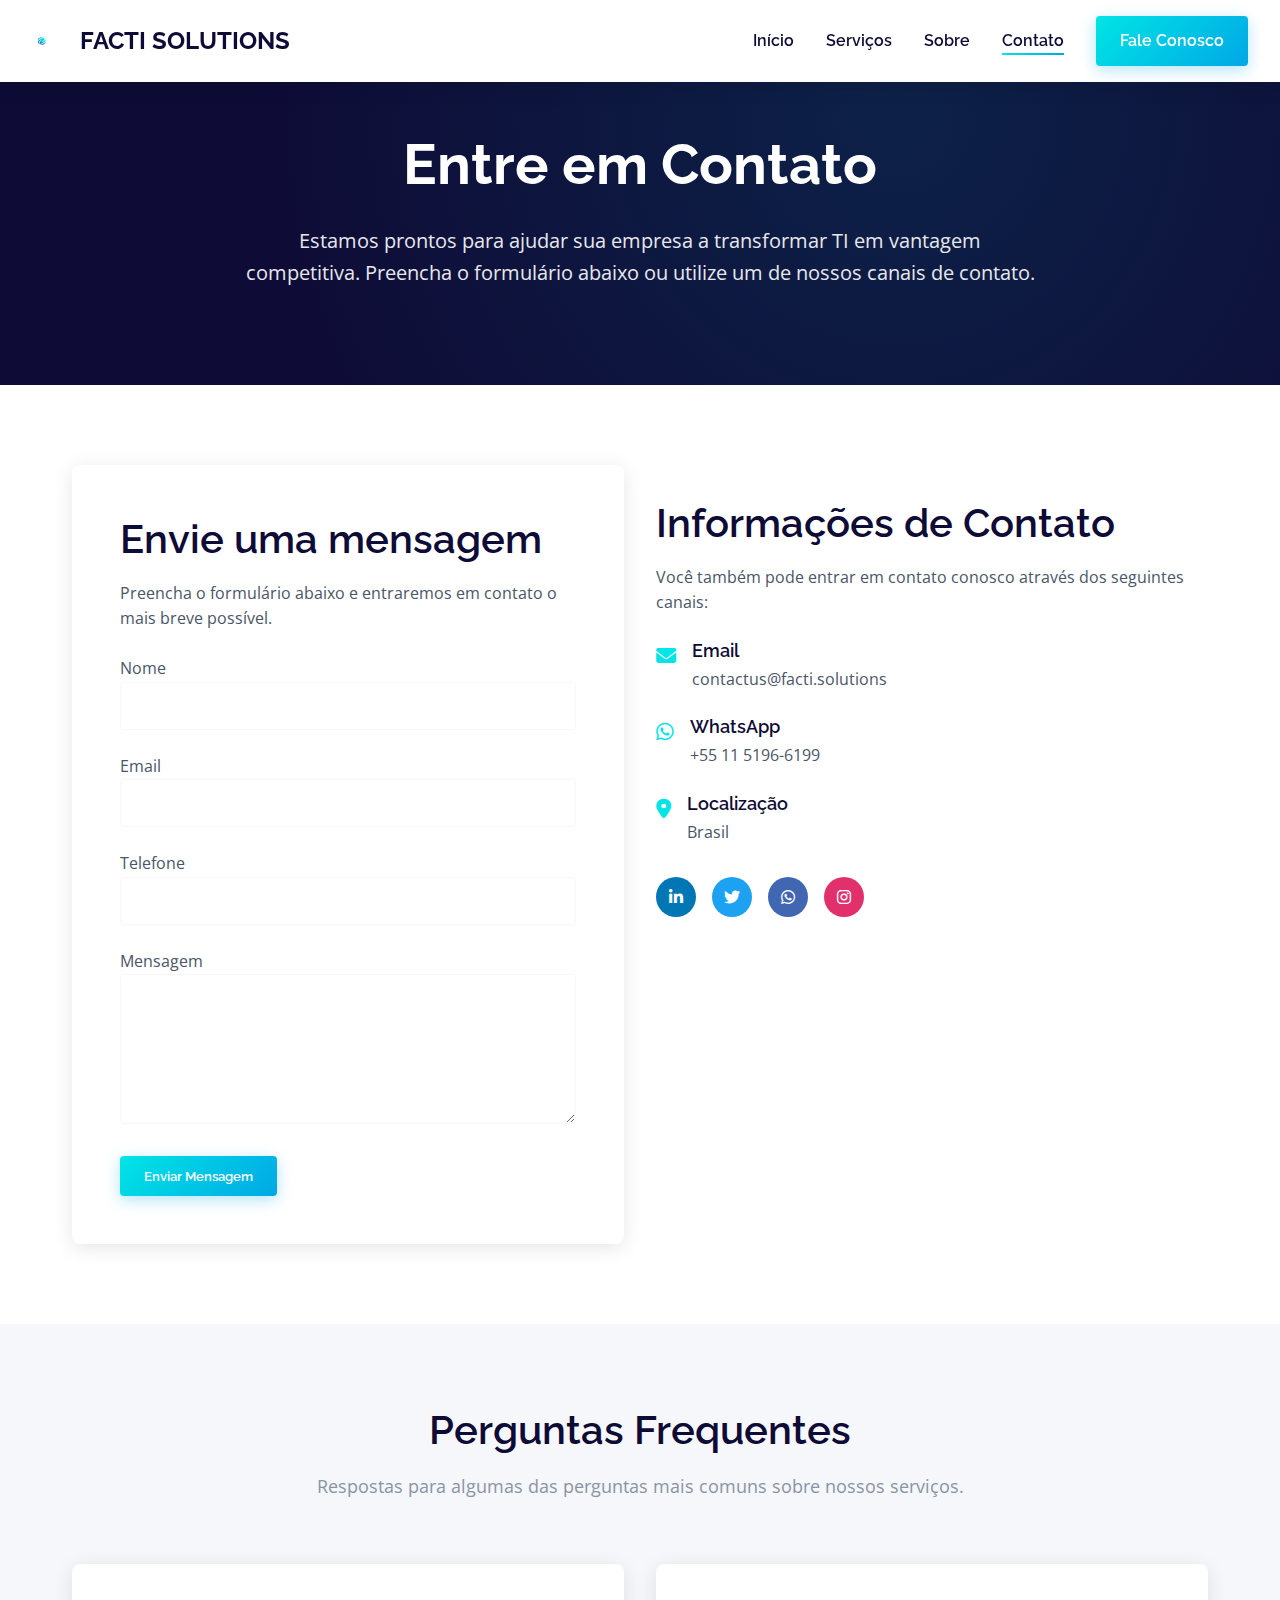
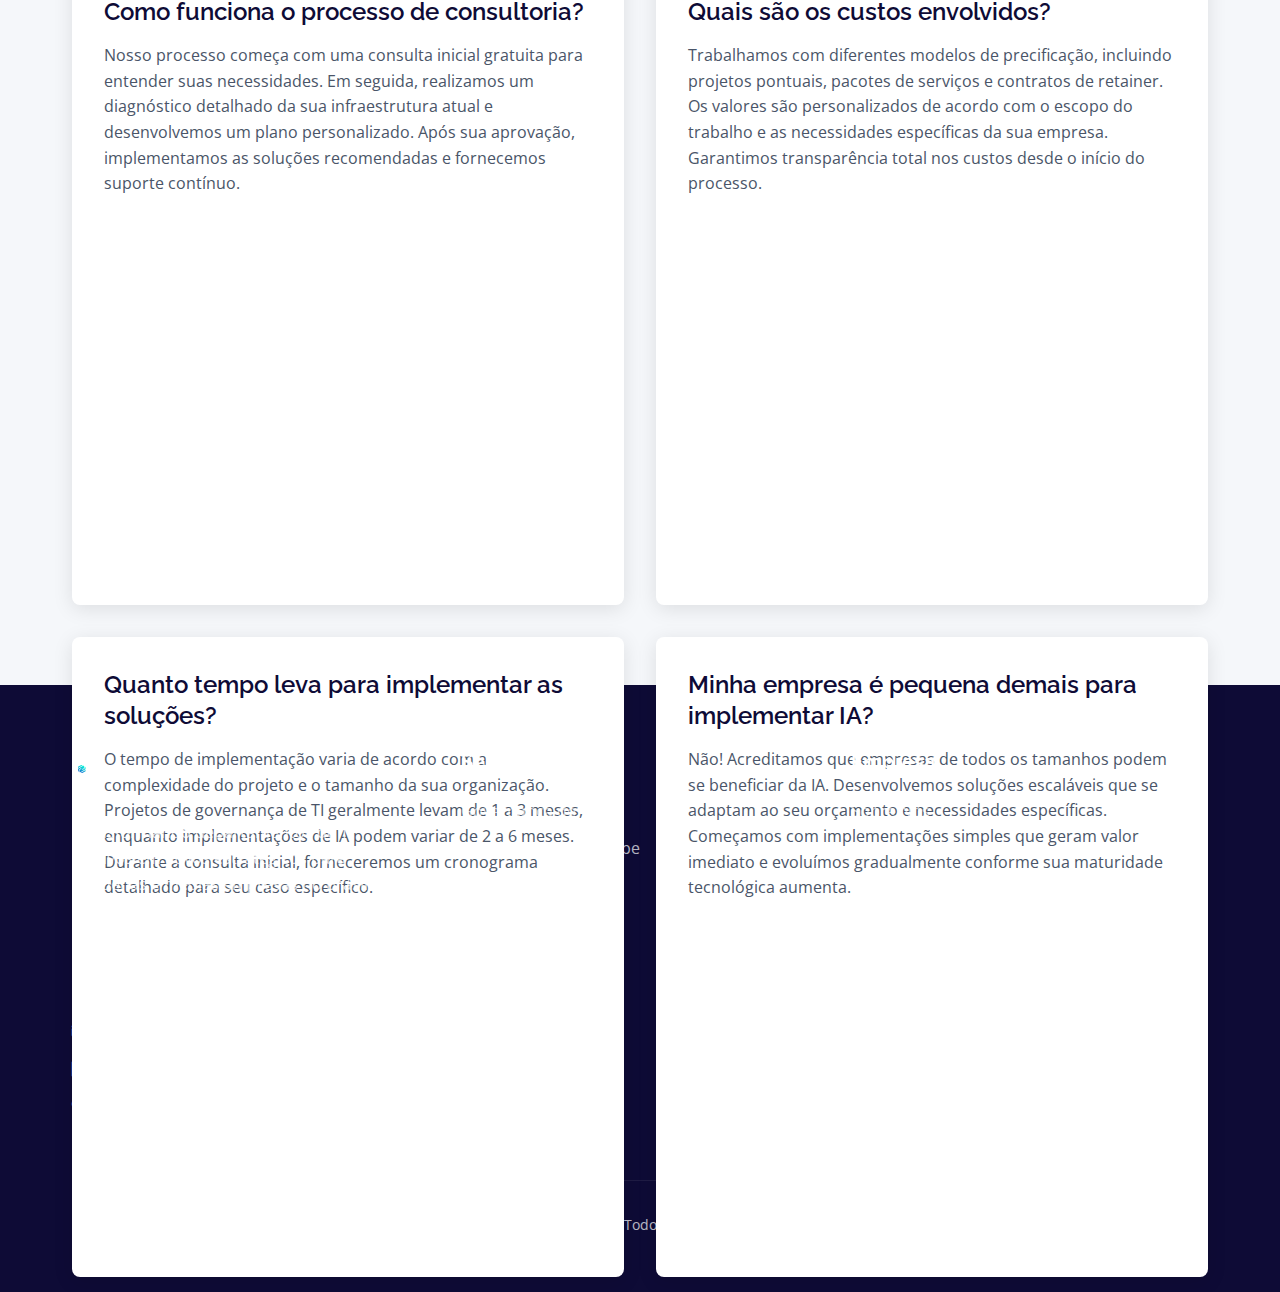
<file: contato.html>
<!DOCTYPE html>
<html lang="pt-BR">
<head>
    <meta charset="UTF-8">
    <meta name="viewport" content="width=device-width, initial-scale=1.0">
    <title>Contato | FACTI Solutions</title>
    <meta name="description" content="Entre em contato com a FACTI Solutions para consultoria em governança de TI, infraestrutura e implementação de IA para seu negócio.">
    
    <!-- Favicon -->
    <link rel="icon" type="image/png" href="images/logo.png">
    
    <!-- CSS -->
    <link rel="stylesheet" href="css/styles.css">
    
    <!-- Font Awesome -->
    <link rel="stylesheet" href="https://cdnjs.cloudflare.com/ajax/libs/font-awesome/6.4.0/css/all.min.css">
</head>
<body>
    <!-- Header -->
    <header class="header">
        <div class="header-container">
            <a href="index.html" class="logo">
                <img src="images/logo.svg" alt="FACTI Solutions Logo">
                <span class="logo-text">FACTI SOLUTIONS</span>
            </a>
            
            <nav class="nav">
                <ul class="nav-list">
                    <li class="nav-item"><a href="index.html" class="nav-link">Início</a></li>
                    <li class="nav-item"><a href="servicos.html" class="nav-link">Serviços</a></li>
                    <li class="nav-item"><a href="sobre.html" class="nav-link">Sobre</a></li>
                    <li class="nav-item"><a href="contato.html" class="nav-link active">Contato</a></li>
                </ul>
                
                <a href="contato.html" class="btn btn-primary nav-cta">Fale Conosco</a>
                
                <button class="mobile-nav-toggle">
                    <i class="fas fa-bars"></i>
                </button>
            </nav>
        </div>
    </header>

    <!-- Page Header -->
    <section class="hero section" style="padding: 8rem 0 4rem;">
        <div class="container">
            <div class="hero-content" style="text-align: center; max-width: 800px; margin: 0 auto;">
                <h1 class="hero-title">Entre em Contato</h1>
                <p class="hero-subtitle">Estamos prontos para ajudar sua empresa a transformar TI em vantagem competitiva. Preencha o formulário abaixo ou utilize um de nossos canais de contato.</p>
            </div>
        </div>
    </section>

    <!-- Contact Section -->
    <section class="section">
        <div class="container">
            <div class="row">
                <div class="col-2">
                    <div class="contact-form">
                        <h2>Envie uma mensagem</h2>
                        <p>Preencha o formulário abaixo e entraremos em contato o mais breve possível.</p>
                        
                        <form action="https://formspree.io/f/xgvajyea" method="POST" id="contact-form">
                            <div class="form-group">
                              <label for="name">Nome</label>
                              <input type="text" id="name" name="Name" class="form-control" required>
                            </div>
                            
                            <div class="form-group">
                              <label for="email">Email</label>
                              <input type="email" id="email" name="Email" class="form-control" required>
                            </div>
                            
                            <div class="form-group">
                              <label for="phone">Telefone</label>
                              <input type="tel" id="phone" name="Phone" class="form-control" required>
                            </div>
                            
                            <div class="form-group">
                              <label for="message">Mensagem</label>
                              <textarea id="message" name="message" rows="5" class="form-control" required></textarea>
                            </div>
                            
                            <!-- Campo oculto para proteção contra spam -->
                            <input type="text" name="_gotcha" style="display:none">
                            
                            <!-- Campo oculto para definir o assunto do email -->
                            <input type="hidden" name="_subject" value="Novo contato do site FACTI Solutions">
                            
                            <!-- Campo oculto para redirecionamento após envio -->
                            <input type="hidden" name="_next" value="https://facti.solutions/obrigado.html">
                            
                            <button type="submit" class="btn btn-primary">Enviar Mensagem</button>
                          </form>
                    </div>
                </div>
                
                <div class="col-2">
                    <div class="contact-info">
                        <h2>Informações de Contato</h2>
                        <p>Você também pode entrar em contato conosco através dos seguintes canais:</p>
                        
                        <div class="contact-item">
                            <div class="contact-icon">
                                <i class="fas fa-envelope"></i>
                            </div>
                            <div class="contact-text">
                                <h4>Email</h4>
                                <p>contactus@facti.solutions</p>
                            </div>
                        </div>
                        
                        <div class="contact-item">
                            <div class="contact-icon">
                                <i class="fab fa-whatsapp"></i>
                            </div>
                            <div class="contact-text">
                                <h4>WhatsApp</h4>
                                <p>+55 11 5196-6199</p>
                            </div>
                        </div>
                        
                        <div class="contact-item">
                            <div class="contact-icon">
                                <i class="fas fa-map-marker-alt"></i>
                            </div>
                            <div class="contact-text">
                                <h4>Localização</h4>
                                <p>Brasil</p>
                            </div>
                        </div>
                        
                        <div class="social-links" style="margin-top: 2rem;">
                            <a href="http://linkedin.com/company/facti-solutions" class="social-link" style="background-color: #0077B5;"><i class="fab fa-linkedin-in"></i></a>
                            <a href="#" class="social-link" style="background-color: #1DA1F2;"><i class="fab fa-twitter"></i></a>
                            <a href="https://wa.me/551151966199" class="social-link" style="background-color: #4267B2;"><i class="fab fa-whatsapp"></i></a>
                            <a href="#" class="social-link" style="background-color: #E1306C;"><i class="fab fa-instagram"></i></a>
                        </div>
                    </div>
                </div>
            </div>
        </div>
    </section>

    <!-- FAQ Section -->
    <section class="section" style="background-color: var(--light-gray);">
        <div class="container">
            <div class="section-header">
                <h2 class="section-title">Perguntas Frequentes</h2>
                <p class="section-subtitle">Respostas para algumas das perguntas mais comuns sobre nossos serviços.</p>
            </div>
            
            <div class="row">
                <div class="col-2">
                    <div class="service-card">
                        <h3 class="service-title">Como funciona o processo de consultoria?</h3>
                        <p class="service-description">Nosso processo começa com uma consulta inicial gratuita para entender suas necessidades. Em seguida, realizamos um diagnóstico detalhado da sua infraestrutura atual e desenvolvemos um plano personalizado. Após sua aprovação, implementamos as soluções recomendadas e fornecemos suporte contínuo.</p>
                    </div>
                    
                    <div class="service-card" style="margin-top: 2rem;">
                        <h3 class="service-title">Quanto tempo leva para implementar as soluções?</h3>
                        <p class="service-description">O tempo de implementação varia de acordo com a complexidade do projeto e o tamanho da sua organização. Projetos de governança de TI geralmente levam de 1 a 3 meses, enquanto implementações de IA podem variar de 2 a 6 meses. Durante a consulta inicial, forneceremos um cronograma detalhado para seu caso específico.</p>
                    </div>
                </div>
                
                <div class="col-2">
                    <div class="service-card">
                        <h3 class="service-title">Quais são os custos envolvidos?</h3>
                        <p class="service-description">Trabalhamos com diferentes modelos de precificação, incluindo projetos pontuais, pacotes de serviços e contratos de retainer. Os valores são personalizados de acordo com o escopo do trabalho e as necessidades específicas da sua empresa. Garantimos transparência total nos custos desde o início do processo.</p>
                    </div>
                    
                    <div class="service-card" style="margin-top: 2rem;">
                        <h3 class="service-title">Minha empresa é pequena demais para implementar IA?</h3>
                        <p class="service-description">Não! Acreditamos que empresas de todos os tamanhos podem se beneficiar da IA. Desenvolvemos soluções escaláveis que se adaptam ao seu orçamento e necessidades específicas. Começamos com implementações simples que geram valor imediato e evoluímos gradualmente conforme sua maturidade tecnológica aumenta.</p>
                    </div>
                </div>
            </div>
        </div>
    </section>

    <!-- Footer -->
    <footer class="footer">
        <div class="container">
            <div class="row">
                <div class="col-3">
                    <div class="footer-logo">
                        <img src="images/logo.svg" alt="FACTI Solutions Logo">
                    </div>
                    <p class="footer-text">Transformando departamentos de TI reativos em ativos estratégicos para pequenas e médias empresas no Brasil.</p>
                    
                    <div class="social-links">
                        <a href="http://linkedin.com/company/facti-solutions" class="social-link"><i class="fab fa-linkedin-in"></i></a>
                        <a href="#" class="social-link"><i class="fab fa-twitter"></i></a>
                        <a href="https://wa.me/551151966199" class="social-link"><i class="fab fa-whatsapp"></i></a>
                        <a href="https://www.instagram.com/facti.solutions/" class="social-link"><i class="fab fa-instagram"></i></a>
                    </div>
                </div>
                
                <div class="col-3">
                    <h3 class="footer-title">Serviços</h3>
                    <ul class="footer-links">
                        <li class="footer-link"><a href="servicos.html#governanca">Governança de TI</a></li>
                        <li class="footer-link"><a href="servicos.html#infraestrutura">Infraestrutura & Equipe</a></li>
                        <li class="footer-link"><a href="servicos.html#ia">Consultoria em IA</a></li>
                    </ul>
                </div>
                
                <div class="col-3">
                    <h3 class="footer-title">Empresa</h3>
                    <ul class="footer-links">
                        <li class="footer-link"><a href="sobre.html">Sobre Nós</a></li>
                        <li class="footer-link"><a href="contato.html">Contato</a></li>
                        <li class="footer-link"><a href="#">Blog</a></li>
                    </ul>
                </div>
                
                <div class="col-3">
                    <h3 class="footer-title">Contato</h3>
                    <ul class="footer-links">
                        <li class="footer-link"><i class="fas fa-envelope"></i> contactus@facti.solutions</li>
                        <li class="footer-link"><i class="fas fa-whatsapp"></i> +55 11 5196-6199</li>
                        <li class="footer-link"><i class="fas fa-map-marker-alt"></i> Brasil</li>
                    </ul>
                </div>
            </div>
            
            <div class="footer-bottom">
                <p>&copy; 2025 FACTI Solutions. Todos os direitos reservados.</p>
            </div>
        </div>
    </footer>

    <!-- JavaScript -->
    <script src="js/main.js"></script>
</body>
</html>
</file>
<file: css/styles.css>
/* FACTI Solutions Website Styles */

/* Import Fonts */
@import url('https://fonts.googleapis.com/css2?family=Raleway:wght@300;400;500;600;700&family=Open+Sans:wght@300;400;600&display=swap');

/* Variables */
:root {
  --dark-blue: #0E0B36;
  --turquoise: #00E5E5;
  --medium-blue: #00A8E5;
  --gradient-blue: linear-gradient(135deg, var(--turquoise), var(--medium-blue));
  --white: #FFFFFF;
  --light-gray: #F5F7FA;
  --medium-gray: #8A94A6;
  --dark-gray: #4A5568;
  --black: #000000;
  --box-shadow: 0 4px 20px rgba(0, 0, 0, 0.1);
  --transition: all 0.3s ease;
}

/* Reset */
*, *::before, *::after {
  margin: 0;
  padding: 0;
  box-sizing: border-box;
}

html {
  scroll-behavior: smooth;
}

body {
  font-family: 'Open Sans', sans-serif;
  font-size: 16px;
  line-height: 1.6;
  color: var(--dark-gray);
  background-color: var(--white);
  overflow-x: hidden;
}

/* Typography */
h1, h2, h3, h4, h5, h6 {
  font-family: 'Raleway', sans-serif;
  font-weight: 600;
  line-height: 1.3;
  margin-bottom: 1rem;
  color: var(--dark-blue);
}

h1 {
  font-size: 3.5rem;
  font-weight: 700;
}

h2 {
  font-size: 2.5rem;
}

h3 {
  font-size: 1.75rem;
}

h4 {
  font-size: 1.5rem;
}

p {
  margin-bottom: 1.5rem;
}

a {
  color: var(--medium-blue);
  text-decoration: none;
  transition: var(--transition);
}

a:hover {
  color: var(--turquoise);
}

.text-gradient {
  background: var(--gradient-blue);
  -webkit-background-clip: text;
  background-clip: text;
  -webkit-text-fill-color: transparent;
  display: inline-block;
}

/* Layout */
.container {
  width: 100%;
  max-width: 1200px;
  margin: 0 auto;
  padding: 0 2rem;
}

.section {
  padding: 5rem 0;
}

.section-sm {
  padding: 3rem 0;
}

.section-lg {
  padding: 8rem 0;
}

/* Grid */
.row {
  display: flex;
  flex-wrap: wrap;
  margin: 0 -1rem;
}

.col {
  flex: 1;
  padding: 0 1rem;
}

/* For two columns */
.col-2 {
  flex: 0 0 50%;
  max-width: 50%;
  padding: 0 1rem;
}

/* For three columns */
.col-3 {
  flex: 0 0 33.333333%;
  max-width: 33.333333%;
  padding: 0 1rem;
}

/* For four columns */
.col-4 {
  flex: 0 0 25%;
  max-width: 25%;
  padding: 0 1rem;
}

/* Header */
.header {
  position: fixed;
  top: 0;
  left: 0;
  width: 100%;
  z-index: 1000;
  background-color: var(--white);
  box-shadow: var(--box-shadow);
  transition: var(--transition);
}

.header-container {
  display: flex;
  justify-content: space-between;
  align-items: center;
  padding: 1rem 2rem;
}

.logo {
  display: flex;
  align-items: center;
}

.logo img {
  height: 40px;
  margin-right: 0.5rem;
}

.logo-text {
  font-family: 'Raleway', sans-serif;
  font-weight: 700;
  font-size: 1.5rem;
  color: var(--dark-blue);
}

/* Navigation */
.nav {
  display: flex;
  align-items: center;
}

.nav-list {
  display: flex;
  list-style: none;
}

.nav-item {
  margin-left: 2rem;
}

.nav-link {
  font-family: 'Raleway', sans-serif;
  font-weight: 600;
  color: var(--dark-blue);
  position: relative;
}

.nav-link::after {
  content: '';
  position: absolute;
  bottom: -5px;
  left: 0;
  width: 0;
  height: 2px;
  background: var(--gradient-blue);
  transition: var(--transition);
}

.nav-link:hover::after,
.nav-link.active::after {
  width: 100%;
}

.nav-cta {
  margin-left: 2rem;
}

/* Mobile Navigation */
.mobile-nav-toggle {
  display: none;
  background: transparent;
  border: none;
  cursor: pointer;
  font-size: 1.5rem;
  color: var(--dark-blue);
}

/* Hero Section */
.hero {
  position: relative;
  background-color: var(--dark-blue);
  color: var(--white);
  overflow: hidden;
  padding: 10rem 0 6rem;
}

.hero::before {
  content: '';
  position: absolute;
  top: 0;
  left: 0;
  width: 100%;
  height: 100%;
  background: radial-gradient(circle at 70% 30%, rgba(0, 229, 229, 0.1), transparent 70%);
}

.hero-content {
  position: relative;
  z-index: 1;
  max-width: 650px;
}

.hero-title {
  color: var(--white);
  margin-bottom: 1.5rem;
}

.hero-subtitle {
  font-size: 1.25rem;
  margin-bottom: 2rem;
  opacity: 0.9;
}

.hero-cta {
  display: flex;
  gap: 1rem;
  flex-wrap: wrap;
}

.hero-image {
  position: absolute;
  right: -5%;
  bottom: -10%;
  width: 50%;
  max-width: 600px;
  opacity: 0.8;
}

/* Buttons */
.btn {
  display: inline-block;
  padding: 0.75rem 1.5rem;
  border-radius: 4px;
  font-family: 'Raleway', sans-serif;
  font-weight: 600;
  text-align: center;
  cursor: pointer;
  transition: var(--transition);
  border: none;
}

.btn-primary {
  background: var(--gradient-blue);
  color: var(--white);
  box-shadow: 0 4px 15px rgba(0, 168, 229, 0.3);
}

.btn-primary:hover {
  transform: translateY(-3px);
  box-shadow: 0 6px 20px rgba(0, 168, 229, 0.4);
  color: var(--white);
}

.btn-secondary {
  background-color: transparent;
  color: var(--white);
  border: 2px solid var(--turquoise);
}

.btn-secondary:hover {
  background-color: rgba(0, 229, 229, 0.1);
  transform: translateY(-3px);
  color: var(--white);
}

.btn-dark {
  background-color: var(--dark-blue);
  color: var(--white);
}

.btn-dark:hover {
  background-color: #1a1750;
  transform: translateY(-3px);
  color: var(--white);
}

/* Services Section */
.services {
  background-color: var(--light-gray);
}

.section-header {
  text-align: center;
  margin-bottom: 4rem;
}

.section-title {
  margin-bottom: 1rem;
}

.section-subtitle {
  font-size: 1.1rem;
  max-width: 700px;
  margin: 0 auto;
  color: var(--medium-gray);
}

.service-card {
  background-color: var(--white);
  border-radius: 8px;
  padding: 2rem;
  box-shadow: var(--box-shadow);
  height: 100%;
  transition: var(--transition);
}

.service-card:hover {
  transform: translateY(-10px);
  box-shadow: 0 10px 30px rgba(0, 0, 0, 0.15);
}

.service-icon {
  width: 60px;
  height: 60px;
  margin-bottom: 1.5rem;
  color: var(--turquoise);
}

.service-title {
  margin-bottom: 1rem;
  font-size: 1.5rem;
}

.service-description {
  color: var(--dark-gray);
}

/* About Section */
.about {
  position: relative;
  overflow: hidden;
}

.about-image {
  border-radius: 8px;
  overflow: hidden;
  box-shadow: var(--box-shadow);
}

.about-image img {
  width: 100%;
  height: auto;
  display: block;
}

.about-content {
  padding: 2rem 0;
}

.about-title {
  margin-bottom: 1.5rem;
}

.about-text {
  margin-bottom: 2rem;
}

.about-features {
  display: grid;
  grid-template-columns: repeat(auto-fit, minmax(200px, 1fr));
  gap: 1.5rem;
  margin-bottom: 2rem;
}

.feature-item {
  display: flex;
  align-items: flex-start;
}

.feature-icon {
  color: var(--turquoise);
  margin-right: 0.75rem;
  font-size: 1.25rem;
}

/* AI Section */
.ai-section {
  background-color: var(--dark-blue);
  color: var(--white);
  position: relative;
  overflow: hidden;
}

.ai-section::before {
  content: '';
  position: absolute;
  top: 0;
  right: 0;
  width: 100%;
  height: 100%;
  background: radial-gradient(circle at 30% 70%, rgba(0, 229, 229, 0.1), transparent 70%);
}

.ai-content {
  position: relative;
  z-index: 1;
}

.ai-title {
  color: var(--white);
}

.ai-subtitle {
  opacity: 0.9;
  margin-bottom: 2rem;
}

.ai-features {
  display: grid;
  grid-template-columns: repeat(auto-fit, minmax(250px, 1fr));
  gap: 2rem;
}

.ai-feature {
  background-color: rgba(255, 255, 255, 0.05);
  border-radius: 8px;
  padding: 1.5rem;
  transition: var(--transition);
}

.ai-feature:hover {
  background-color: rgba(255, 255, 255, 0.1);
  transform: translateY(-5px);
}

.ai-feature-title {
  color: var(--turquoise);
  margin-bottom: 1rem;
  font-size: 1.25rem;
}

.ai-feature-text {
  color: rgba(255, 255, 255, 0.8);
}

/* Testimonials */
.testimonials {
  background-color: var(--light-gray);
}

.testimonial-card {
  background-color: var(--white);
  border-radius: 8px;
  padding: 2rem;
  box-shadow: var(--box-shadow);
  margin: 1rem;
}

.testimonial-text {
  font-style: italic;
  margin-bottom: 1.5rem;
}

.testimonial-author {
  display: flex;
  align-items: center;
}

.testimonial-avatar {
  width: 50px;
  height: 50px;
  border-radius: 50%;
  margin-right: 1rem;
  overflow: hidden;
}

.testimonial-avatar img {
  width: 100%;
  height: 100%;
  object-fit: cover;
}

.testimonial-info h4 {
  margin-bottom: 0.25rem;
  font-size: 1.1rem;
}

.testimonial-info p {
  color: var(--medium-gray);
  margin-bottom: 0;
  font-size: 0.9rem;
}

/* Contact Section */
.contact {
  position: relative;
}

.contact-form {
  background-color: var(--white);
  border-radius: 8px;
  padding: 3rem;
  box-shadow: var(--box-shadow);
}

.form-group {
  margin-bottom: 1.5rem;
}

.form-label {
  display: block;
  margin-bottom: 0.5rem;
  font-weight: 600;
  color: var(--dark-blue);
}

.form-control {
  width: 100%;
  padding: 0.75rem 1rem;
  border: 1px solid var(--light-gray);
  border-radius: 4px;
  font-family: 'Open Sans', sans-serif;
  font-size: 1rem;
  transition: var(--transition);
}

.form-control:focus {
  outline: none;
  border-color: var(--medium-blue);
  box-shadow: 0 0 0 3px rgba(0, 168, 229, 0.1);
}

textarea.form-control {
  min-height: 150px;
  resize: vertical;
}

.contact-info {
  padding: 2rem 0;
}

.contact-item {
  display: flex;
  align-items: flex-start;
  margin-bottom: 1.5rem;
}

.contact-icon {
  color: var(--turquoise);
  margin-right: 1rem;
  font-size: 1.25rem;
}

.contact-text h4 {
  margin-bottom: 0.25rem;
  font-size: 1.1rem;
}

.contact-text p {
  margin-bottom: 0;
}

/* Footer */
.footer {
  background-color: var(--dark-blue);
  color: var(--white);
  padding: 4rem 0 2rem;
}

.footer-logo {
  margin-bottom: 1.5rem;
}

.footer-logo img {
  height: 40px;
}

.footer-text {
  max-width: 300px;
  margin-bottom: 2rem;
  opacity: 0.8;
}

.footer-title {
  color: var(--white);
  font-size: 1.25rem;
  margin-bottom: 1.5rem;
}

.footer-links {
  list-style: none;
}

.footer-link {
  margin-bottom: 0.75rem;
}

.footer-link a {
  color: rgba(255, 255, 255, 0.7);
  transition: var(--transition);
}

.footer-link a:hover {
  color: var(--turquoise);
}

.social-links {
  display: flex;
  gap: 1rem;
  margin-top: 1.5rem;
}

.social-link {
  display: flex;
  align-items: center;
  justify-content: center;
  width: 40px;
  height: 40px;
  border-radius: 50%;
  background-color: rgba(255, 255, 255, 0.1);
  color: var(--white);
  transition: var(--transition);
}

.social-link:hover {
  background-color: var(--turquoise);
  color: var(--dark-blue);
  transform: translateY(-3px);
}

.footer-bottom {
  border-top: 1px solid rgba(255, 255, 255, 0.1);
  padding-top: 2rem;
  margin-top: 3rem;
  text-align: center;
  font-size: 0.9rem;
  opacity: 0.7;
}

/* Animations */
.fade-in {
  opacity: 0;
  transform: translateY(20px);
  transition: opacity 0.6s ease, transform 0.6s ease;
}

.fade-in.active {
  opacity: 1;
  transform: translateY(0);
}

/* Responsive */
@media (max-width: 1200px) {
  .container {
    max-width: 960px;
  }
  
  h1 {
    font-size: 3rem;
  }
  
  h2 {
    font-size: 2.25rem;
  }
}

@media (max-width: 992px) {
  .container {
    max-width: 720px;
  }
  
  .col-2, .col-3, .col-4 {
    flex: 0 0 50%;
    max-width: 50%;
    margin-bottom: 2rem;
  }
  
  .hero {
    padding: 8rem 0 5rem;
  }
  
  .hero-image {
    opacity: 0.4;
    right: -20%;
  }
}

@media (max-width: 768px) {
  .container {
    max-width: 540px;
  }
  
  h1 {
    font-size: 2.5rem;
  }
  
  h2 {
    font-size: 2rem;
  }
  
  .nav-list {
    position: fixed;
    top: 70px;
    left: 0;
    width: 100%;
    background-color: var(--white);
    flex-direction: column;
    align-items: center;
    padding: 2rem 0;
    box-shadow: var(--box-shadow);
    transform: translateY(-100%);
    opacity: 0;
    visibility: hidden;
    transition: var(--transition);
  }
  
  .nav-list.active {
    transform: translateY(0);
    opacity: 1;
    visibility: visible;
  }
  
  .nav-item {
    margin: 0.75rem 0;
  }
  
  .mobile-nav-toggle {
    display: block;
  }
  
  .hero-content {
    text-align: center;
    margin: 0 auto;
  }
  
  .hero-cta {
    justify-content: center;
  }
  
  .hero-image {
    display: none;
  }
  
  .col-2, .col-3, .col-4 {
    flex: 0 0 100%;
    max-width: 100%;
  }
  
  .about-image {
    margin-bottom: 2rem;
  }
  
  .contact-form {
    padding: 2rem;
  }
}

@media (max-width: 576px) {
  .container {
    width: 100%;
    padding: 0 1.5rem;
  }
  
  .section {
    padding: 3rem 0;
  }
  
  .section-lg {
    padding: 5rem 0;
  }
  
  h1 {
    font-size: 2.25rem;
  }
  
  h2 {
    font-size: 1.75rem;
  }
  
  .btn {
    width: 100%;
    margin-bottom: 0.5rem;
  }
  
  .hero-cta {
    flex-direction: column;
  }
}
</file>
